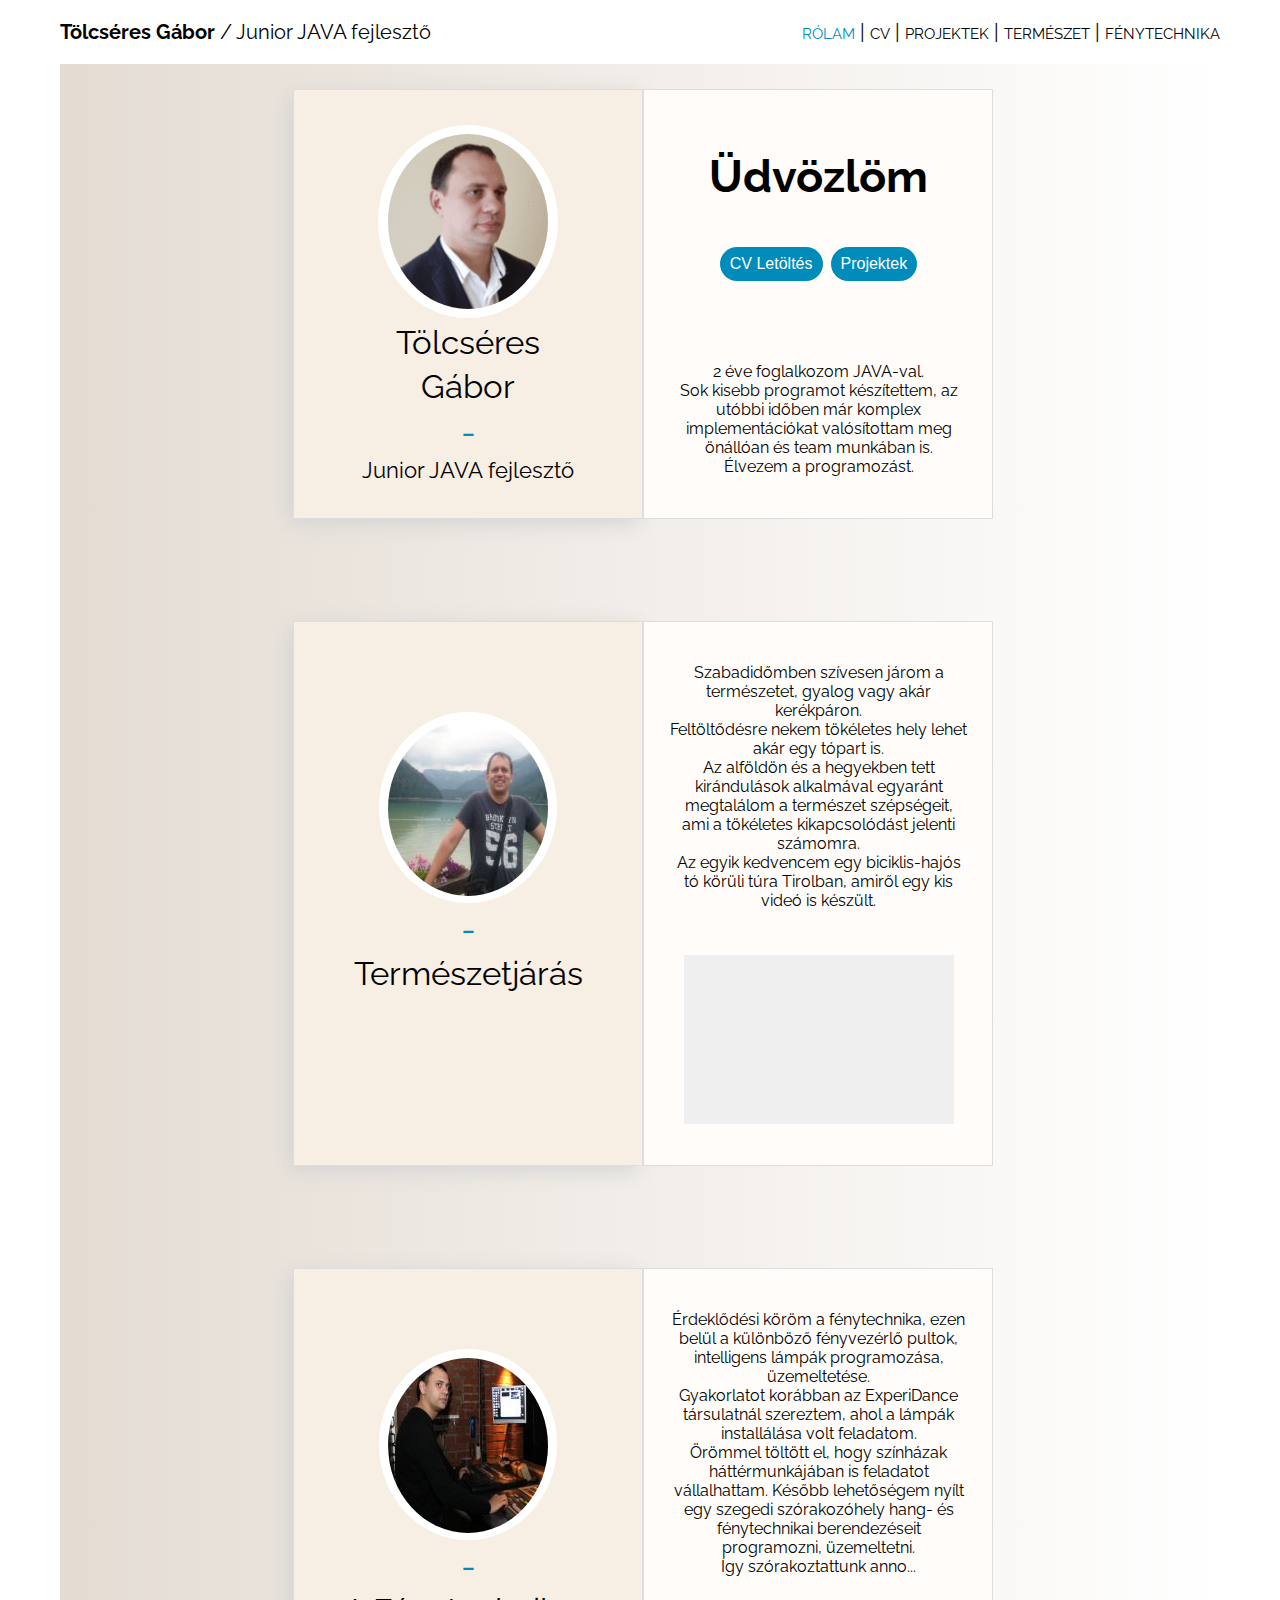
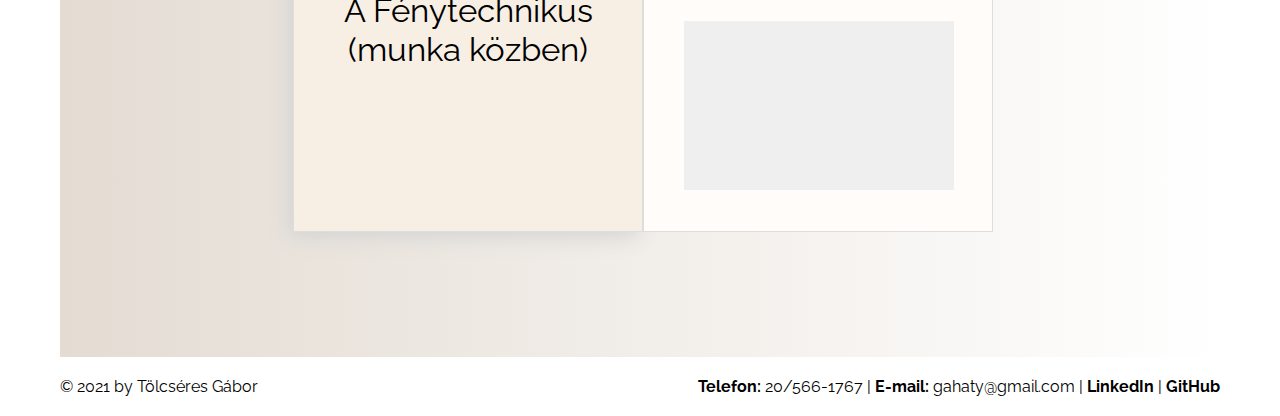
<file: index.html>
<!DOCTYPE html>
<html lang="hu">

<head>
    <meta charset="UTF-8">
    <meta name="viewport" content="width=device-width, initial-scale=1.0">
    <link rel="stylesheet" href="css/style.css" media="all">
    <script src="https://ajax.googleapis.com/ajax/libs/jquery/3.5.1/jquery.min.js"></script>
    <script>
        $(document).ready(function() {
            $('body').fadeIn(500);
            $('div.wrapper').fadeIn(500);
        });
    </script>
    <script src="https://player.vimeo.com/api/player.js"></script>
    <title>Tölcséres Gábor - Junior JAVA fejlesztő</title>
</head>

<body>
    <div class="wrapper">
        <header>
            <div class="left"><b>Tölcséres Gábor</b> / Junior JAVA fejlesztő</div>
            <div class="right">
                <a class="current" href="">RÓLAM</a><span> | </span>
                <a href="cv.html" target="_blank">CV</a><span> | </span>
                <a href="projects.html" target="_blank">PROJEKTEK</a><span> | </span>
                <a href="natur.html" target="_blank">TERMÉSZET</a><span> | </span>
                <a href="lighttech.html" target="_blank">FÉNYTECHNIKA</a>
            </div>
        </header>
        <div class="content">
            <nav>

            </nav>
            <main>
                <div class="boxes">
                    <div class="leftBoxCV">
                        <div class="circle">
                            <img src="pics/myPhoto.gif" alt="">
                        </div>
                        <p class="p1">Tölcséres</p>
                        <p class="p2">Gábor</p>
                        <p class="p3">-</p>
                        <p class="p4">Junior JAVA fejlesztő</p>
                    </div>
                    <div class="rightBox">
                        <p class="p1">Üdvözlöm</p>
                        <button class="buttonDownload"><a href="cv/tolcseres_gabor.pdf" target="_blank">CV Letöltés</a></button>
                        <button class="buttonProjects"><a href="projects.html">Projektek</a></button>
                        <p class="p2"></p>
                        <p class="p3">
                            2 éve foglalkozom JAVA-val.
                            <br>Sok kisebb programot készítettem, az utóbbi időben már komplex implementációkat valósítottam meg önállóan és team munkában is.
                            <br>Élvezem a programozást. </p>
                    </div>
                </div>
                <div class="boxes">
                    <div class="leftBox">
                        <div class="circle1">
                            <img src="pics/me.jpg" alt="">
                        </div>
                        <p class="p3">-</p>
                        <p class="p1">Természetjárás</p>
                    </div>
                    <div class="rightBox">
                        <p class="p2"></p>
                        <p class="p3">Szabadidőmben szívesen járom a természetet, gyalog vagy akár kerékpáron.<br>Feltöltődésre nekem tökéletes hely lehet akár egy tópart is.<br>Az alföldön és a hegyekben tett kirándulások alkalmával egyaránt megtalálom a természet
                            szépségeit, ami a tökéletes kikapcsolódást jelenti számomra.<br>Az egyik kedvencem egy biciklis-hajós tó körüli túra Tirolban, amiről egy kis videó is készült.
                        </p>
                        <button class="video"><iframe src="https://player.vimeo.com/video/112103257?title=0&byline=0&portrait=0" width="250" height="150" frameborder="0" allow="autoplay; fullscreen; picture-in-picture" allowfullscreen></iframe></button>
                    </div>
                </div>
                <div class="boxes">
                    <div class="leftBox">
                        <div class="circle2">
                            <img src="pics/me2.jpg" alt="">
                        </div>
                        <p class="p3">-</p>
                        <p class="p1">A Fénytechnikus (munka közben)</p>
                    </div>
                    <div class="rightBox">
                        <p class="p2"></p>
                        <p class="p3">Érdeklődési köröm a fénytechnika, ezen belül a különböző fényvezérlő pultok, intelligens lámpák programozása, üzemeltetése.<br>Gyakorlatot korábban az ExperiDance társulatnál szereztem, ahol a lámpák installálása volt feladatom.
                            <br>Örömmel töltött el, hogy színházak háttérmunkájában is feladatot vállalhattam. Később lehetőségem nyílt egy szegedi szórakozóhely hang- és fénytechnikai berendezéseit programozni, üzemeltetni.
                            <br>Így szórakoztattunk anno...
                        </p>

                        <button class="video"><iframe src="https://player.vimeo.com/video/33840274?title=0&byline=0&portrait=0" width="250" height="150" frameborder="0" allow="autoplay; fullscreen; picture-in-picture" allowfullscreen></iframe></button>
                    </div>
                </div>
            </main>
            <aside>

            </aside>
        </div>

        <footer>
            <div class="left">© 2021 by Tölcséres Gábor</div>
            <div class="right">
                <a href=""><b>Telefon:</b> 20/566-1767 |</a>
                <a href="mailto:gahaty@gmail.com"><b>E-mail:</b> gahaty@gmail.com |</a>
                <a href="https://www.linkedin.com/in/tolcseres-gabor-076035161/" target="_blank"><b>LinkedIn</b> |</a>
                <a href="https://github.com/gahaty?tab=repositories" target="_blank"><b>GitHub</b></a>
            </div>
        </footer>
    </div>
    </div>
</body>

</html>
</file>
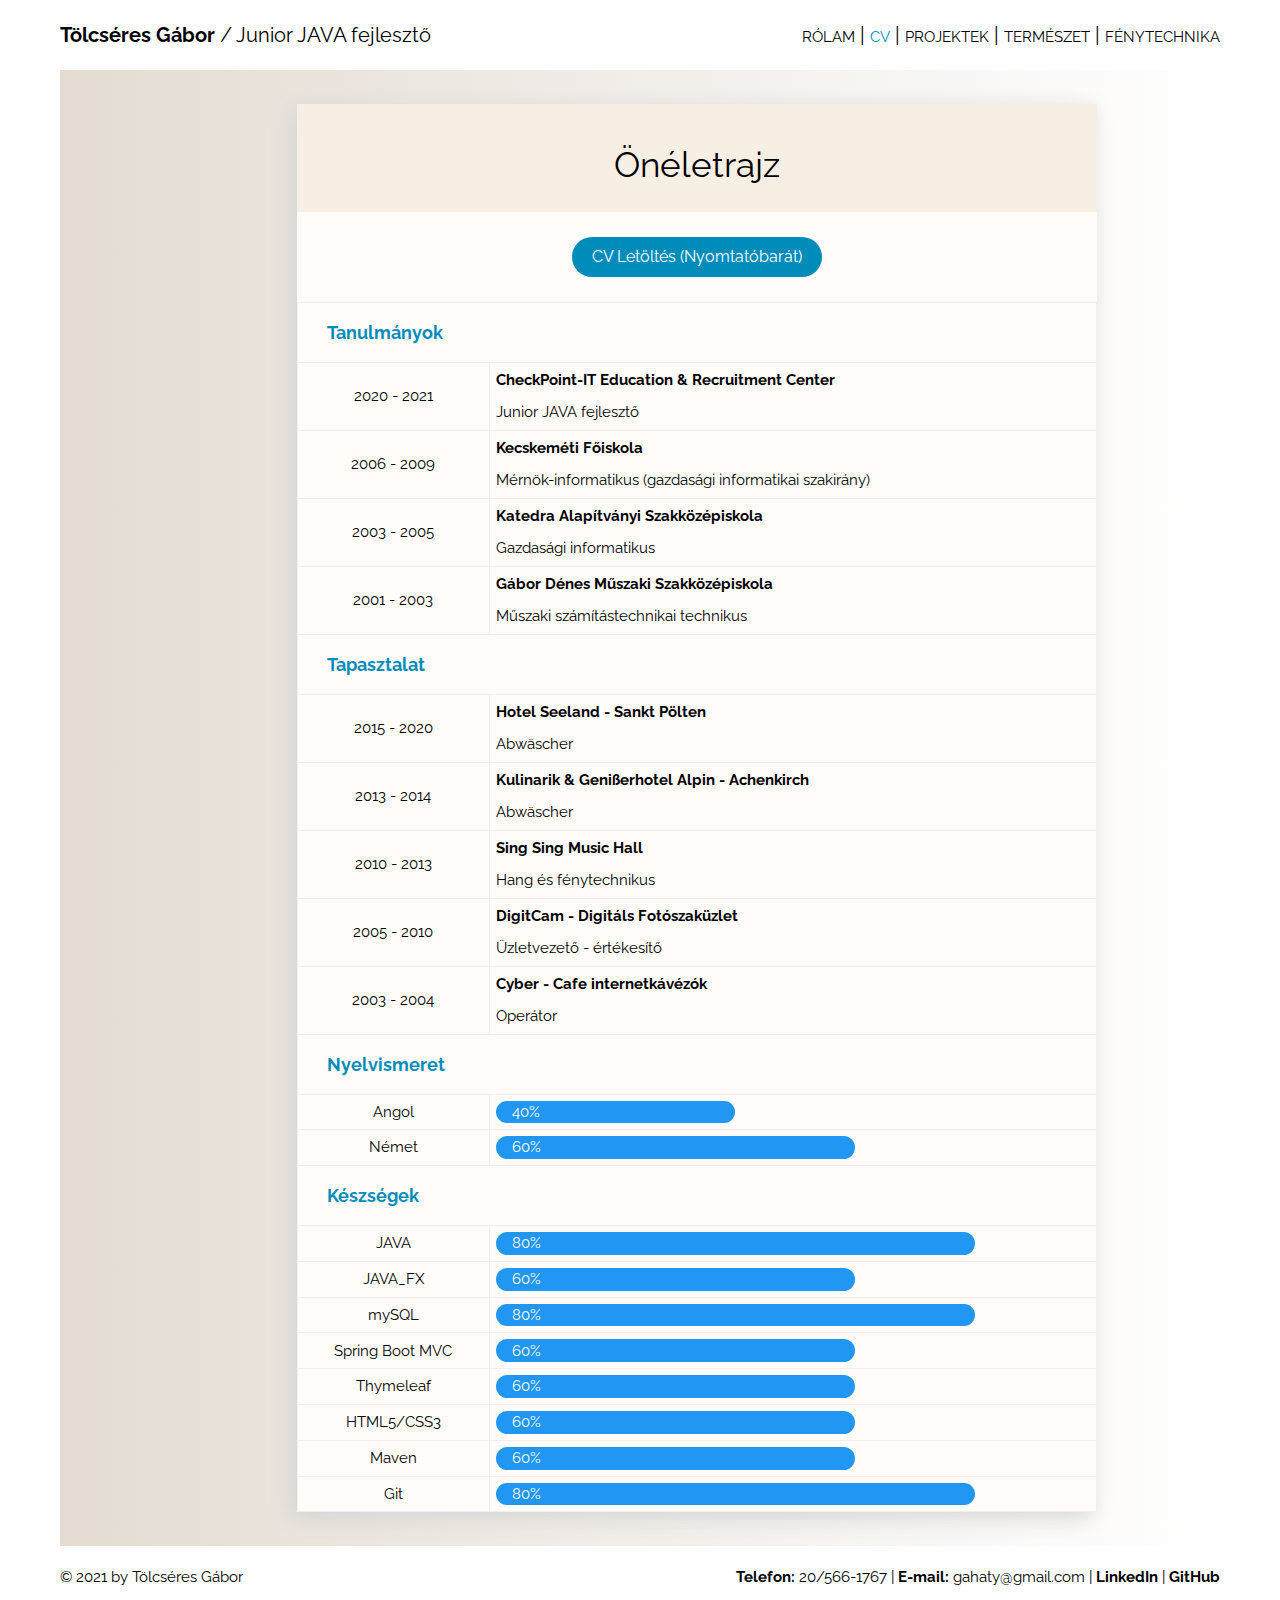
<file: cv.html>
<!DOCTYPE html>
<html lang="hu">

<head>
    <meta charset="UTF-8">
    <meta name="viewport" content="width=device-width, initial-scale=1.0">
    <link rel="stylesheet" href="https://www.w3schools.com/w3css/4/w3.css">
    <link rel="stylesheet" href="css/cv.css" media="all">
    <script src="https://ajax.googleapis.com/ajax/libs/jquery/3.5.1/jquery.min.js"></script>
    <script>
        $(document).ready(function() {
            //fading in 500ms
            $('body').fadeIn(500);
            $('div.wrapper').fadeIn(500);
            //get last position
            if (sessionStorage.getItem("cv") != null) {
                $(window).scrollTop(sessionStorage.getItem("cv"));
            }
            $(window).on("scroll", function() {
                sessionStorage.setItem("cv", $(window).scrollTop());
            });
        });
    </script>
    <title>Tölcséres Gábor - Junior JAVA fejlesztő</title>
</head>

<body>
    <div class="wrapper">
        <header>
            <div class="left"><b>Tölcséres Gábor</b> / Junior JAVA fejlesztő</div>
            <div class="right">
                <a href="index.html">RÓLAM</a><span> | </span>
                <a class="current">CV</a><span> | </span>
                <a href="projects.html" target="_blank">PROJEKTEK</a><span> | </span>
                <a href="natur.html" target="_blank">TERMÉSZET</a><span> | </span>
                <a href="lighttech.html" target="_blank">FÉNYTECHNIKA</a>
            </div>
        </header>
        <div class="content">
            <nav>

            </nav>
            <main>
                <div class="boxes">

                    <div class="rightBox">
                        <div class="CV">Önéletrajz</div>
                        <button class="buttonDownload"><a href="cv/tolcseres_gabor_ff.pdf" target="_blank">CV
                                Letöltés (Nyomtatóbarát)</a></button>
                        <table>
                            <tr>
                                <td colspan="3">
                                    <div class="activity"><b>Tanulmányok</b>
                                    </div>
                                </td>
                            </tr>
                            <tr>
                                <td class="year">2020 - 2021</td>
                                <td colspan="2">
                                    <div class="top"><b>CheckPoint-IT Education & Recruitment Center</b></div>
                                    <div class="bottom">
                                        <p>Junior JAVA fejlesztő</p>
                                    </div>
                                </td>
                            </tr>
                            <tr>
                                <td class="year">2006 - 2009</td>
                                <td colspan="2">
                                    <div class="top"><b>Kecskeméti Főiskola</b></div>
                                    <div class="bottom">
                                        <p>Mérnök-informatikus (gazdasági informatikai szakirány)</p>
                                    </div>
                                </td>
                            </tr>
                            <tr>
                                <td class="year">2003 - 2005</td>
                                <td colspan="2">
                                    <div class="top"><b>Katedra Alapítványi Szakközépiskola</b></div>
                                    <div class="bottom">
                                        <p>Gazdasági informatikus</p>
                                    </div>
                                </td>
                            </tr>
                            <tr>
                                <td class="year">2001 - 2003</td>
                                <td colspan="2">
                                    <div class="top"><b>Gábor Dénes Műszaki Szakközépiskola</b></div>
                                    <div class="bottom">
                                        <p>Műszaki számítástechnikai technikus</p>
                                    </div>
                                </td>
                            </tr>
                            <tr>
                                <td colspan="3">
                                    <div class="activity"><b>Tapasztalat</b>
                                    </div>
                                </td>
                            </tr>
                            <tr>
                                <td class="year">2015 - 2020</td>
                                <td colspan="2">
                                    <div class="top"><b>Hotel Seeland - Sankt Pölten</b></div>
                                    <div class="bottom">
                                        <p>Abwäscher</p>
                                    </div>
                                </td>
                            </tr>
                            <tr>
                                <td class="year">2013 - 2014</td>
                                <td colspan="2">
                                    <div class="top"><b>Kulinarik & Genißerhotel Alpin - Achenkirch</b></div>
                                    <div class="bottom">
                                        <p>Abwäscher</p>
                                    </div>
                                </td>
                            </tr>
                            <tr>
                                <td class="year">2010 - 2013</td>
                                <td colspan="2">
                                    <div class="top"><b>Sing Sing Music Hall</b></div>
                                    <div class="bottom">
                                        <p>Hang és fénytechnikus</p>
                                    </div>
                                </td>
                            </tr>
                            <tr>
                                <td class="year">2005 - 2010</td>
                                <td colspan="2">
                                    <div class="top"><b>DigitCam - Digitáls Fotószaküzlet</b></div>
                                    <div class="bottom">
                                        <p>Üzletvezető - értékesítő</p>
                                    </div>
                                </td>
                            </tr>
                            <tr>
                                <td class="year">2003 - 2004</td>
                                <td colspan="2">
                                    <div class="top"><b>Cyber - Cafe internetkávézók</b></div>
                                    <div class="bottom">
                                        <p>Operátor</p>
                                    </div>
                                </td>
                            </tr>
                            <tr>
                                <td colspan="3">
                                    <div class="activity"><b>Nyelvismeret</b>
                                    </div>
                                </td>
                            </tr>
                            <tr>
                                <td class="year">Angol</td>
                                <td colspan="2">
                                    <div class="top">

                                        <div class="w3-light-grey w3-round"></div>
                                        <div class="w3-container w3-blue w3-round-xlarge" style="width:40%">40%</div>
                                    </div>
                                </td>
                            </tr>
                            <tr>
                                <td class="year">Német</td>
                                <td colspan="2">
                                    <div class="top">
                                        <div class="w3-light-grey w3-round"></div>
                                        <div class="w3-container w3-blue w3-round-xlarge" style="width:60%">60%</div>
                                    </div>

                                </td>
                            </tr>
                            <tr>
                                <td colspan="3">
                                    <div class="activity"><b>Készségek</b>
                                    </div>
                                </td>
                            </tr>
                            <tr>
                                <td class="year">JAVA</td>
                                <td colspan="2">
                                    <div class="top">
                                        <div class="w3-light-grey w3-round"></div>
                                        <div class="w3-container w3-blue w3-round-xlarge" style="width:80%">80%</div>
                                    </div>
                                </td>
                            </tr>
                            <tr>
                                <td class="year">JAVA_FX</td>
                                <td colspan="2">
                                    <div class="top">
                                        <div class="w3-light-grey w3-round"></div>
                                        <div class="w3-container w3-blue w3-round-xlarge" style="width:60%">60%</div>
                                    </div>
                                </td>
                            </tr>
                            <tr>
                                <td class="year">mySQL</td>
                                <td colspan="2">
                                    <div class="top">
                                        <div class="w3-light-grey w3-round"></div>
                                        <div class="w3-container w3-blue w3-round-xlarge" style="width:80%">80%</div>
                                    </div>
                                </td>
                            </tr>
                            <tr>
                                <td class="year">Spring Boot MVC</td>
                                <td colspan="2">
                                    <div class="top">
                                        <div class="w3-light-grey w3-round"></div>
                                        <div class="w3-container w3-blue w3-round-xlarge" style="width:60%">60%</div>
                                    </div>
                                </td>
                            </tr>
                            <tr>
                                <td class="year">Thymeleaf</td>
                                <td colspan="2">
                                    <div class="top">
                                        <div class="w3-light-grey w3-round"></div>
                                        <div class="w3-container w3-blue w3-round-xlarge" style="width:60%">60%</div>
                                    </div>
                                </td>
                            </tr>
                            <tr>
                                <td class="year">HTML5/CSS3</td>
                                <td colspan="2">
                                    <div class="top">
                                        <div class="w3-light-grey w3-round"></div>
                                        <div class="w3-container w3-blue w3-round-xlarge" style="width:60%">60%</div>
                                    </div>
                                </td>
                            </tr>

                            <tr>
                                <td class="year">Maven</td>
                                <td colspan="2">
                                    <div class="top">
                                        <div class="w3-light-grey w3-round"></div>
                                        <div class="w3-container w3-blue w3-round-xlarge" style="width:60%">60%</div>
                                    </div>
                                </td>
                            </tr>
                            <tr>
                                <td class="year">Git</td>
                                <td colspan="2">
                                    <div class="top">
                                        <div class="w3-light-grey w3-round"></div>
                                        <div class="w3-container w3-blue w3-round-xlarge" style="width:80%">80%</div>
                                    </div>
                                </td>
                            </tr>
                        </table>
                    </div>
                </div>
            </main>
            <aside>
            </aside>
        </div>
        <footer>
            <div class="left">© 2021 by Tölcséres Gábor</div>
            <div class="right">
                <a href=""><b>Telefon:</b> 20/566-1767 |</a>
                <a href="mailto:gahaty@gmail.com"><b>E-mail:</b> gahaty@gmail.com |</a>
                <a href="https://www.linkedin.com/in/tolcseres-gabor-076035161/" target="_blank"><b>LinkedIn</b> |</a>
                <a href="https://github.com/gahaty?tab=repositories" target="_blank"><b>GitHub</b></a>
            </div>
        </footer>
    </div>
</body>

</html>
</file>
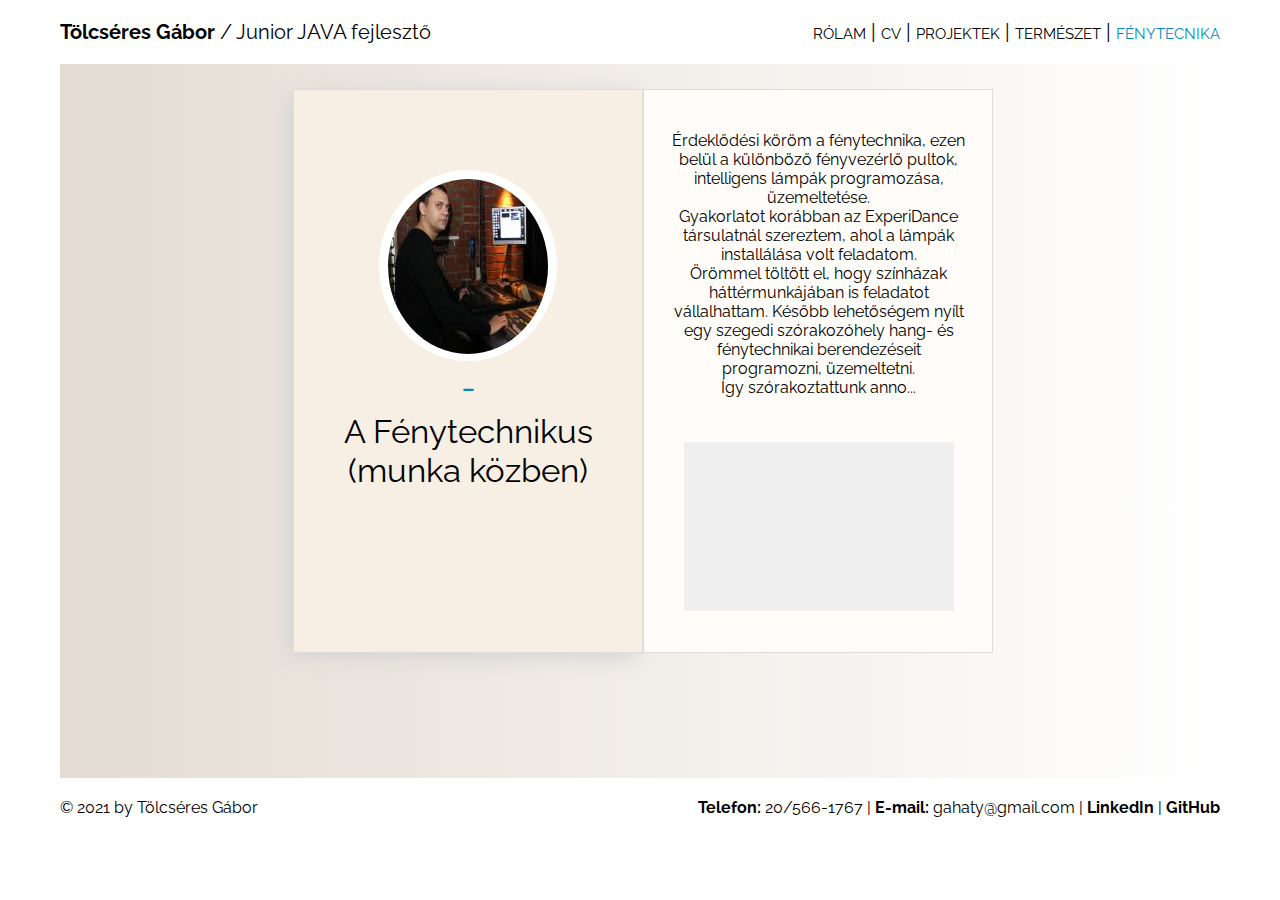
<file: lighttech.html>
<!DOCTYPE html>
<html lang="hu">

<head>
    <meta charset="UTF-8">
    <meta name="viewport" content="width=device-width, initial-scale=1.0">
    <link rel="stylesheet" href="css/lighttech.css" media="all">
    <script src="https://ajax.googleapis.com/ajax/libs/jquery/3.5.1/jquery.min.js"></script>
    <script>
        $(document).ready(function() {
            $('body').fadeIn(500);
            $('div.wrapper').fadeIn(500);
        });
    </script>
    <script src="https://player.vimeo.com/api/player.js"></script>
    <title>Tölcséres Gábor - Junior JAVA fejlesztő</title>
</head>

<body>
    <div class="wrapper">
        <header>
            <div class="left"><b>Tölcséres Gábor</b> / Junior JAVA fejlesztő</div>
            <div class="right">
                <a href="index.html">RÓLAM</a><span> | </span>
                <a href="cv.html" target="_blank">CV</a><span> | </span>
                <a href="projects.html" target="_blank">PROJEKTEK</a><span> | </span>
                <a href="natur.html" target="_blank">TERMÉSZET</a><span> | </span>
                <a class="current" href="">FÉNYTECNIKA</a>
            </div>
        </header>
        <div class="content">
            <nav>

            </nav>
            <main>
                <div class="boxes">
                    <div class="leftBox">
                        <div class="circle2">
                            <img src="pics/me2.jpg" alt="">
                        </div>
                        <p class="p3">-</p>
                        <p class="p1">A Fénytechnikus (munka közben)</p>
                    </div>
                    <div class="rightBox">
                        <p class="p2"></p>
                        <p class="p3">Érdeklődési köröm a fénytechnika, ezen belül a különböző fényvezérlő pultok, intelligens lámpák programozása, üzemeltetése.<br>Gyakorlatot korábban az ExperiDance társulatnál szereztem, ahol a lámpák installálása volt feladatom.
                            <br>Örömmel töltött el, hogy színházak háttérmunkájában is feladatot vállalhattam. Később lehetőségem nyílt egy szegedi szórakozóhely hang- és fénytechnikai berendezéseit programozni, üzemeltetni.
                            <br>Így szórakoztattunk anno...
                        </p>

                        <button class="video"><iframe src="https://player.vimeo.com/video/33840274?title=0&byline=0&portrait=0" width="250" height="150" frameborder="0" allow="autoplay; fullscreen; picture-in-picture" allowfullscreen></iframe></button>
                    </div>
                </div>

            </main>
            <aside>

            </aside>
        </div>

        <footer>
            <div class="left">© 2021 by Tölcséres Gábor</div>
            <div class="right">
                <a href=""><b>Telefon:</b> 20/566-1767 |</a>
                <a href="mailto:gahaty@gmail.com"><b>E-mail:</b> gahaty@gmail.com |</a>
                <a href="https://www.linkedin.com/in/tolcseres-gabor-076035161/" target="_blank"><b>LinkedIn</b> |</a>
                <a href="https://github.com/gahaty?tab=repositories" target="_blank"><b>GitHub</b></a>
            </div>
        </footer>
    </div>
    </div>
</body>

</html>
</file>
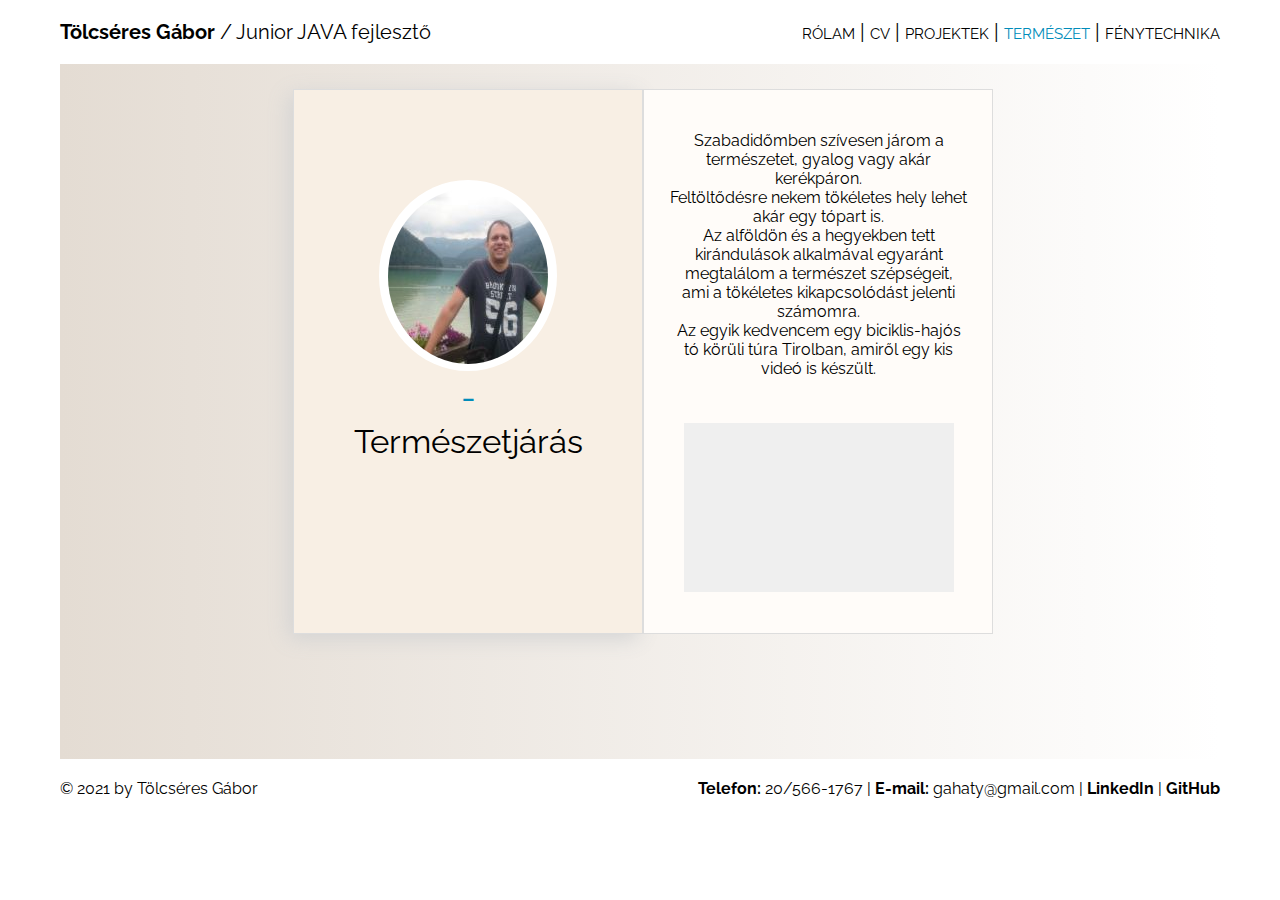
<file: natur.html>
<!DOCTYPE html>
<html lang="hu">

<head>
    <meta charset="UTF-8">
    <meta name="viewport" content="width=device-width, initial-scale=1.0">
    <link rel="stylesheet" href="css/natur.css" media="all">
    <script src="https://ajax.googleapis.com/ajax/libs/jquery/3.5.1/jquery.min.js"></script>
    <script>
        $(document).ready(function() {
            $('body').fadeIn(500);
            $('div.wrapper').fadeIn(500);
        });
    </script>
    <script src="https://player.vimeo.com/api/player.js"></script>
    <title>Tölcséres Gábor - Junior JAVA fejlesztő</title>
</head>

<body>
    <div class="wrapper">
        <header>
            <div class="left"><b>Tölcséres Gábor</b> / Junior JAVA fejlesztő</div>
            <div class="right">
                <a href="index.html">RÓLAM</a><span> | </span>
                <a href="cv.html" target="_blank">CV</a><span> | </span>
                <a href="projects.html" target="_blank">PROJEKTEK</a><span> | </span>
                <a class="current" href="">TERMÉSZET</a><span> | </span>
                <a href="lighttech.html" target="_blank">FÉNYTECHNIKA</a>
            </div>
        </header>
        <div class="content">
            <nav>

            </nav>
            <main>
                <div class="boxes">
                    <div class="leftBox">
                        <div class="circle1">
                            <img src="pics/me.jpg" alt="">
                        </div>
                        <p class="p3">-</p>
                        <p class="p1">Természetjárás</p>
                    </div>
                    <div class="rightBox">
                        <p class="p2"></p>
                        <p class="p3">Szabadidőmben szívesen járom a természetet, gyalog vagy akár kerékpáron.<br>Feltöltődésre nekem tökéletes hely lehet akár egy tópart is.<br>Az alföldön és a hegyekben tett kirándulások alkalmával egyaránt megtalálom a természet
                            szépségeit, ami a tökéletes kikapcsolódást jelenti számomra.<br>Az egyik kedvencem egy biciklis-hajós tó körüli túra Tirolban, amiről egy kis videó is készült.
                        </p>
                        <button class="video"><iframe src="https://player.vimeo.com/video/112103257?title=0&byline=0&portrait=0" width="250" height="150" frameborder="0" allow="autoplay; fullscreen; picture-in-picture" allowfullscreen></iframe></button>
                    </div>
                </div>

            </main>
            <aside>

            </aside>
        </div>

        <footer>
            <div class="left">© 2021 by Tölcséres Gábor</div>
            <div class="right">
                <a href=""><b>Telefon:</b> 20/566-1767 |</a>
                <a href="mailto:gahaty@gmail.com"><b>E-mail:</b> gahaty@gmail.com |</a>
                <a href="https://www.linkedin.com/in/tolcseres-gabor-076035161/" target="_blank"><b>LinkedIn</b> |</a>
                <a href="https://github.com/gahaty?tab=repositories" target="_blank"><b>GitHub</b></a>
            </div>
        </footer>
    </div>
    </div>
</body>

</html>
</file>
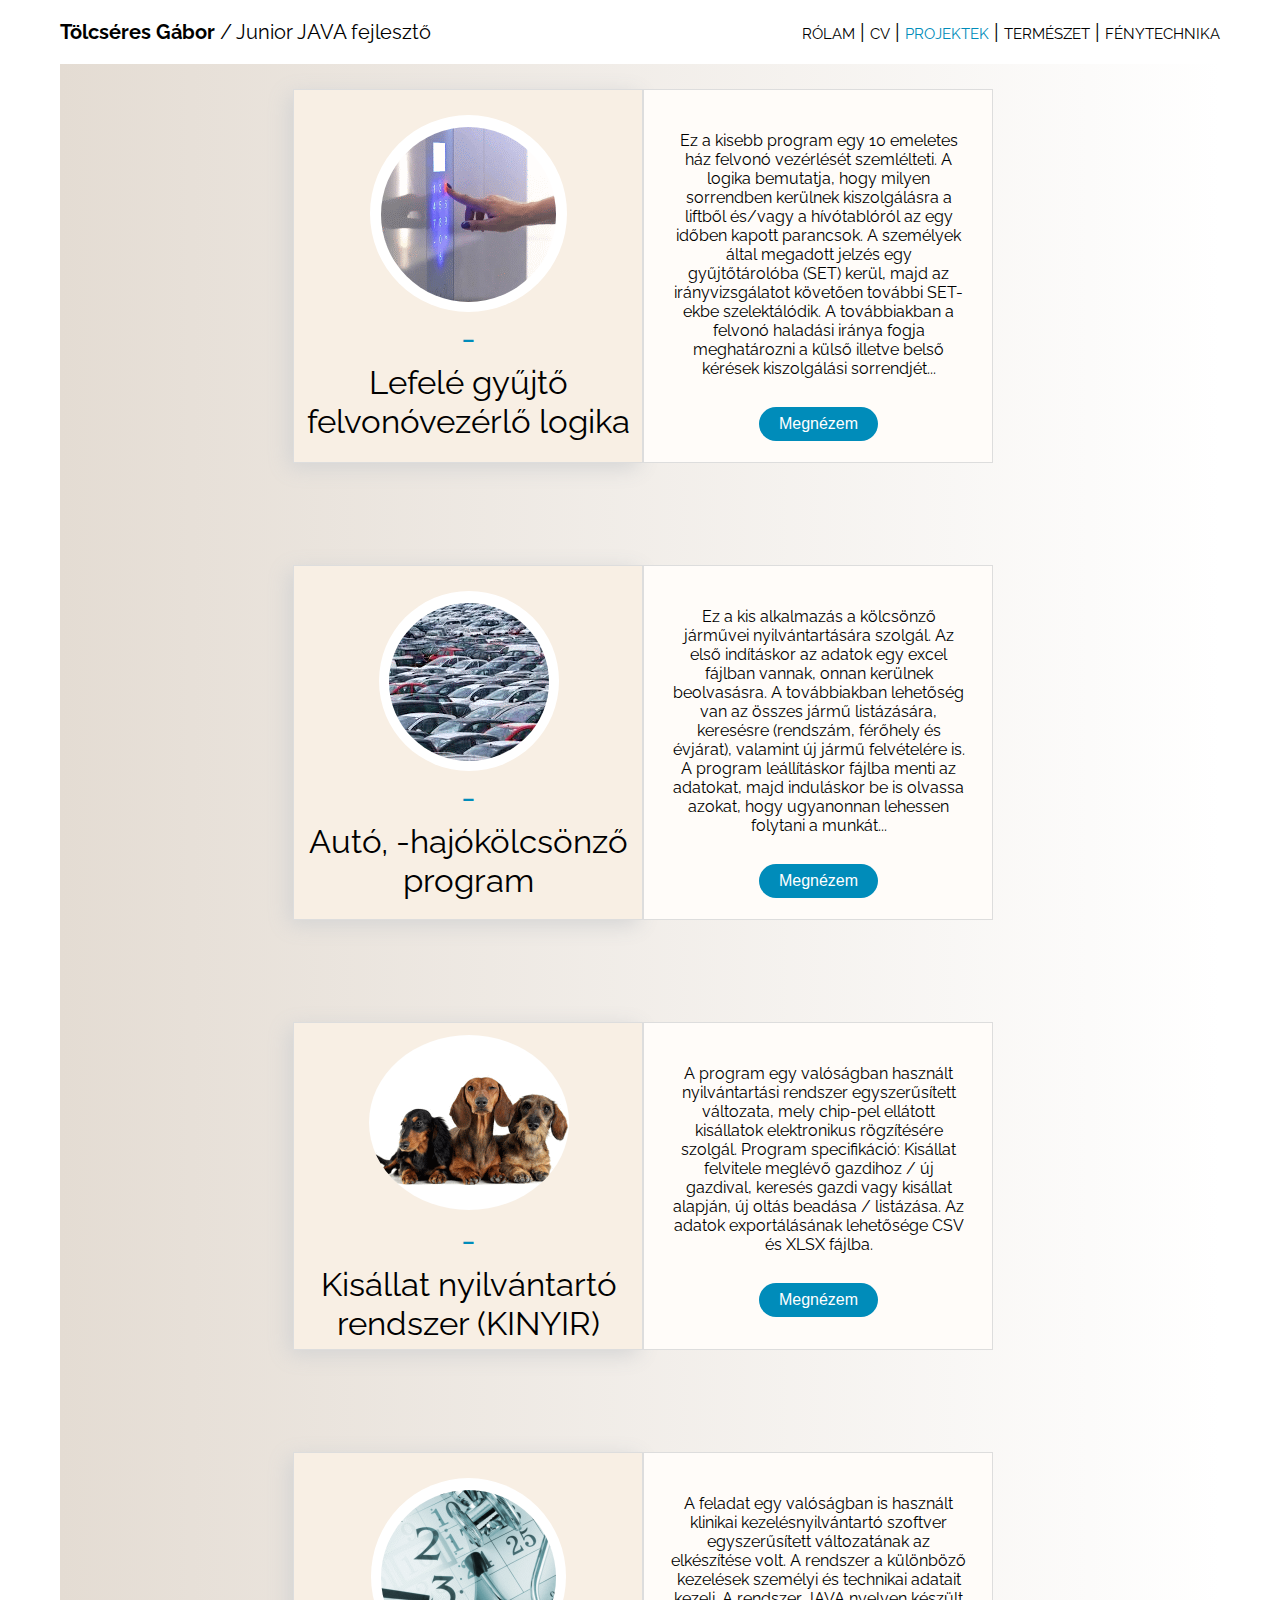
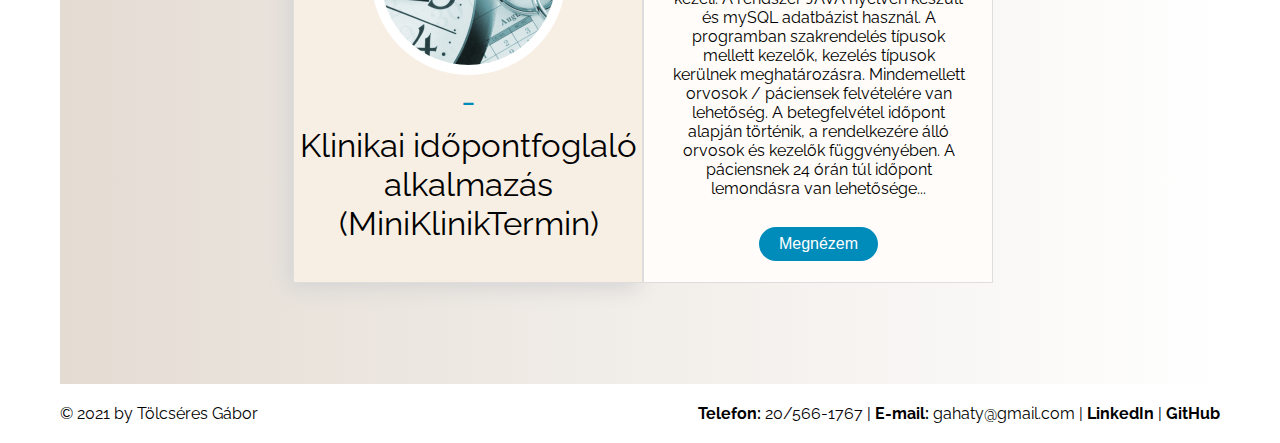
<file: projects.html>
<!DOCTYPE html>
<html lang="hu">

<head>
    <meta charset="UTF-8">
    <meta name="viewport" content="width=device-width, initial-scale=1.0">
    <link rel="stylesheet" href="css/projects.css" media="all">
    <script src="https://ajax.googleapis.com/ajax/libs/jquery/3.5.1/jquery.min.js"></script>
    <script>
        $(document).ready(function() {
            //fading in 500ms
            $('body').fadeIn(500);
            $('div.wrapper').fadeIn(500);
            //get last position
            if (sessionStorage.getItem("projects") != null) {
                $(window).scrollTop(sessionStorage.getItem("projects"));
            }
            $(window).on("scroll", function() {
                sessionStorage.setItem("projects", $(window).scrollTop());
            });
        });
    </script>
    <title>Tölcséres Gábor - Junior JAVA fejlesztő</title>
</head>

<body>
    <div class="wrapper">
        <header>
            <div class="left"><b>Tölcséres Gábor</b> / Junior JAVA fejlesztő</div>
            <div class="right">
                <a href="index.html">RÓLAM</a><span> | </span>
                <a href="cv.html" target="_blank">CV</a><span> | </span>
                <a class="current" href="">PROJEKTEK</a><span> | </span>
                <a href="natur.html" target="_blank">TERMÉSZET</a><span> | </span>
                <a href="lighttech.html" target="_blank">FÉNYTECHNIKA</a>
            </div>
        </header>
        <div class="content">
            <nav>

            </nav>
            <main>
                <div class="boxes">
                    <div class="leftBox">
                        <div class="circle1">
                            <img src="pics/elevator.gif" alt="">
                        </div>
                        <p class="p3">-</p>
                        <p class="p1">Lefelé gyűjtő felvonóvezérlő logika</p>

                    </div>
                    <div class="rightBox">
                        <p class="p2"></p>
                        <p class="p3">Ez a kisebb program egy 10 emeletes ház felvonó vezérlését szemlélteti. A logika bemutatja, hogy milyen sorrendben kerülnek kiszolgálásra a liftből és/vagy a hívótablóról az egy időben kapott parancsok. A személyek által megadott
                            jelzés egy gyűjtőtárolóba (SET) kerül, majd az irányvizsgálatot követően további SET-ekbe szelektálódik. A továbbiakban a felvonó haladási iránya fogja meghatározni a külső illetve belső kérések kiszolgálási sorrendjét...
                        </p>
                        <button class="buttonProjects"><a href="https://github.com/gahaty/elevatorController"
                                target="_blank">Megnézem</a></button>
                    </div>
                </div>
                <div class="boxes">
                    <div class="leftBox">
                        <div class="circle2">
                            <img src="pics/rent.gif" alt="">
                        </div>
                        <p class="p3">-</p>
                        <p class="p1">Autó, -hajókölcsönző program</p>

                    </div>
                    <div class="rightBox">
                        <p class="p2"></p>
                        <p class="p3">Ez a kis alkalmazás a kölcsönző járművei nyilvántartására szolgál. Az első indításkor az adatok egy excel fájlban vannak, onnan kerülnek beolvasásra. A továbbiakban lehetőség van az összes jármű listázására, keresésre (rendszám,
                            férőhely és évjárat), valamint új jármű felvételére is. A program leállításkor fájlba menti az adatokat, majd induláskor be is olvassa azokat, hogy ugyanonnan lehessen folytani a munkát...</p>
                        <button class="buttonProjects"><a href="https://github.com/gahaty/CarRental"
                                target="_blank">Megnézem</a></button>
                    </div>
                </div>
                <div class="boxes">
                    <div class="leftBox">
                        <img src="pics/animals.gif" alt="">
                        <p class="p3">-</p>
                        <p class="p1">Kisállat nyilvántartó rendszer (KINYIR)</p>

                    </div>
                    <div class="rightBox">
                        <p class="p2"></p>
                        <p class="p3">A program egy valóságban használt nyilvántartási rendszer egyszerűsített változata, mely chip-pel ellátott kisállatok elektronikus rögzítésére szolgál. Program specifikáció: Kisállat felvitele meglévő gazdihoz / új gazdival, keresés
                            gazdi vagy kisállat alapján, új oltás beadása / listázása. Az adatok exportálásának lehetősége CSV és XLSX fájlba.
                        </p>
                        <button class="buttonProjects"><a href="https://github.com/gahaty/JAVA2_RESZVIZSGA01"
                                target="_blank">Megnézem</a></button>
                    </div>
                </div>

                <div class="boxes">
                    <div class="leftBox">
                        <div class="circle4">
                            <img src="pics/time.gif" alt="">
                        </div>
                        <p class="p3">-</p>
                        <p class="p1">Klinikai időpontfoglaló alkalmazás (MiniKlinikTermin)</p>

                    </div>
                    <div class="rightBox">
                        <p class="p2"></p>
                        <p class="p3">A feladat egy valóságban is használt klinikai kezelésnyilvántartó szoftver egyszerűsített változatának az elkészítése volt. A rendszer a különböző kezelések személyi és technikai adatait kezeli. A rendszer JAVA nyelven készült
                            és mySQL adatbázist használ. A programban szakrendelés típusok mellett kezelők, kezelés típusok kerülnek meghatározásra. Mindemellett orvosok / páciensek felvételére van lehetőség. A betegfelvétel időpont alapján történik,
                            a rendelkezére álló orvosok és kezelők függvényében. A páciensnek 24 órán túl időpont lemondásra van lehetősége...
                        </p>
                        <button class="buttonProjects"><a href="https://github.com/gahaty/JAVA2_RESZVIZSGA02"
                                target="_blank">Megnézem</a></button>
                    </div>
                </div>
            </main>
            <aside>

            </aside>
        </div>
        <footer>
            <div class="left">© 2021 by Tölcséres Gábor</div>
            <div class="right">
                <a href=""><b>Telefon:</b> 20/566-1767 |</a>
                <a href="mailto:gahaty@gmail.com"><b>E-mail:</b> gahaty@gmail.com |</a>
                <a href="https://www.linkedin.com/in/tolcseres-gabor-076035161/" target="_blank"><b>LinkedIn</b> |</a>
                <a href="https://github.com/gahaty?tab=repositories" target="_blank"><b>GitHub</b></a>
            </div>
        </footer>
    </div>
</body>

</html>
</file>
<file: css/style.css>
@import url('https://fonts.googleapis.com/css2?family=Raleway&display=swap');
    * {
        box-sizing: border-box;
    }
    
    .wrapper {
        display: none;
    }
    
    body {
        display: none;
        margin: 0 auto;
        font-family: 'Raleway', sans-serif;
    }
    
    @media only screen and (max-width: 850px) {
        header .left {
            font-size: 0px;
            visibility: hidden;
        }
        header {
            display: flex;
            justify-content: center;
        }
    }
    
    header {
        padding: 20px 0;
        font-size: 20px;
    }
    
    header a {
        font-size: 15px;
        color: black;
    }
    
    header a:hover {
        color: #008CBA;
    }
    
    header a:active {
        color: #008CBA;
    }
    
    header .left {
        float: left;
    }
    
    header .right {
        float: right;
    }
    
    .content {
        background: rgb(228, 220, 211);
        background: linear-gradient(90deg, rgba(228, 220, 211) 0%, rgba(255, 255, 255, 1) 100%);
        padding: 24px 0px;
    }
    
    .wrapper {
        padding: 0 20px;
    }
    
    header::after,
    footer::after {
        content: "";
        clear: both;
        display: table;
    }
    
    footer {
        padding: 20px 0px;
    }
    
    footer a {
        color: black;
    }
    
    footer .left {
        float: left;
    }
    
    footer .right {
        float: right;
    }
    
    a:link {
        text-decoration: none;
    }
    
    .wrapper {
        max-width: 1200px;
        margin: 0 auto;
    }
    
    .content {
        display: flex;
        flex-flow: row nowrap;
        align-items: center;
    }
    
    nav {
        width: 20vw;
    }
    
    main {
        width: 70vw;
    }
    
    aside {
        width: 10vw;
    }
    
    .rightBox,
    .leftBoxCV,
    .leftBox {
        text-align: center;
        width: 350px;
        border: 1px solid #ddd;
        padding: 0px 0px 1px 1px;
    }
    
    .leftBox {
        text-align: center;
        width: 350px;
        border: 1px solid #ddd;
        padding: 0px 0px 1px 1px;
        background: rgb(248, 239, 228);
        box-shadow: -5px 5px 20px rgb(212, 212, 212);
        padding: 55px 0 25px 0;
    }
    
    .leftBoxCV {
        background: rgb(248, 239, 228);
        box-shadow: -5px 5px 20px rgb(212, 212, 212);
        padding: 0px 0 25px 0;
    }
    
    .rightBox {
        background: rgb(255, 252, 249);
    }
    
    .boxes {
        margin-bottom: 100px;
        display: flex;
        align-items: stretch;
        padding: 1px;
        flex-wrap: wrap;
    }
    
    img {
        margin-left: auto;
        margin-right: auto;
        margin-top: 9px;
        border-radius: 50%;
        max-width: 100%;
    }
    
    .circle {
        margin-top: 35px;
        margin-left: auto;
        margin-right: auto;
        width: 180px;
        height: 193px;
        border-radius: 50%;
        background: rgb(255, 255, 255);
    }
    
    .circle1 {
        margin-top: 35px;
        margin-left: auto;
        margin-right: auto;
        width: 178px;
        height: 191px;
        border-radius: 50%;
        background: rgb(255, 255, 255);
    }
    
    .circle2 {
        margin-top: 25px;
        margin-left: auto;
        margin-right: auto;
        width: 178px;
        height: 191px;
        border-radius: 50%;
        background: rgb(255, 255, 255);
    }
    
    .leftBoxCV .p1,
    .p2,
    .leftBox .p1,
    .p2 {
        margin: 5px;
        text-align: center;
        font: 33px Raleway;
    }
    
    .leftBoxCV .p3,
    .leftBox .p3 {
        text-align: center;
        margin: 5px;
        padding: 0px;
        font: 35px Raleway;
        color: #008CBA;
    }
    
    .leftBoxCV .p4,
    .leftBox .p4 {
        margin: 5px;
        font: 22px Raleway;
        text-align: center;
    }
    
    .rightBox .p1 {
        text-align: center;
        padding: 50px 0px 30px 0px;
        margin-top: 10px;
        margin-bottom: 10px;
        font: bold 45px Raleway;
    }
    
    .rightBox .p3 {
        padding: 25px;
    }
    
    .buttonDownload,
    .buttonProjects {
        background-color: #008CBA;
        border: none;
        border-radius: 35px;
        color: white;
        padding: 8px 10px;
        text-align: center;
        text-decoration: none;
        display: inline-block;
        font-size: 16px;
        margin: 4px 2px;
        margin-bottom: 40px;
        cursor: pointer;
    }
    
    .buttonDownload,
    .buttonProjects {
        outline: none;
        box-shadow: none;
    }
    
    a {
        color: rgb(255, 255, 255);
        text-decoration: none;
    }
    
    .video {
        padding: 8px 10px;
        margin: 4px 2px;
        margin-bottom: 40px;
        text-decoration: none;
        border: none;
        cursor: pointer;
    }
    
    .current {
        color: #008CBA;
    }
</file>
<file: css/cv.css>
@import url('https://fonts.googleapis.com/css2?family=Raleway&display=swap');
* {
    box-sizing: border-box;
}

.wrapper {
    display: none;
}

body {
    display: none;
    margin: 0 auto;
    font-family: 'Raleway', sans-serif;
}

@media only screen and (max-width: 850px) {
    header .left {
        font-size: 0px;
        visibility: hidden;
    }
    header {
        display: flex;
        justify-content: center;
    }
}

header {
    padding: 20px 0;
    font-size: 20px;
}

header a {
    font-size: 15px;
    color: black;
}

header a:hover {
    color: #008CBA;
}

header a:active {
    color: #008CBA;
}

header .left {
    float: left;
}

header .right {
    float: right;
}

.content {
    background: rgb(228, 220, 211);
    background: linear-gradient(90deg, rgba(228, 220, 211) 0%, rgba(255, 255, 255, 1) 100%);
    padding: 24px 0px;
}

.wrapper {
    padding: 0 20px;
}

header::after,
footer::after {
    content: "";
    clear: both;
    display: table;
}

footer {
    padding: 20px 0px;
}

footer a {
    color: black;
}

footer .left {
    float: left;
}

footer .right {
    float: right;
}

a:link {
    text-decoration: none;
}

.wrapper {
    max-width: 1200px;
    margin: 0 auto;
}

.content {
    display: flex;
    flex-flow: row nowrap;
    align-items: center;
}

nav {
    width: 20vw;
}

main {
    width: 70vw;
}

aside {
    width: 10vw;
}

.CV {
    display: flexbox;
    padding-top: 35px;
    padding-bottom: 20px;
    font-size: 35px;
    background: rgb(248, 239, 228);
}

.rightBox {
    background: rgb(255, 252, 249);
    box-shadow: -5px 5px 20px rgb(212, 212, 212);
    text-align: center;
    width: 800px;
    border: 0px solid #ddd;
}

.boxes {
    display: flex;
    align-items: center;
    padding: 10px;
    flex-wrap: wrap;
}

.boxes .p1 {
    text-align: center;
    padding: 30px 0px 30px 0px;
    margin-top: 10px;
    margin-bottom: 10px;
    font: bold 45px Raleway;
}

.boxes .p3 {
    padding: 25px;
}

.buttonDownload {
    background-color: #008CBA;
    border: none;
    border-radius: 35px;
    color: white;
    padding: 8px 20px;
    text-align: center;
    text-decoration: none;
    display: inline-block;
    font-size: 16px;
    margin: 4px 2px;
    cursor: pointer;
    margin-top: 25px;
    margin-bottom: 25px;
}

.buttonDownload {
    outline: none;
    box-shadow: none;
}

a {
    color: white;
    text-decoration: none;
}

table {
    border-collapse: collapse;
    width: 100%;
}

td {
    border: 1px solid #f0f0f0;
    text-align: left;
    align-items: center;
}

.year {
    text-align: center;
}

.top,
.bottom {
    padding-left: 5px;
    padding-top: 5px;
    padding-bottom: 5px;
}

.bottom p {
    margin: 0px;
}

.activity {
    color: #008CBA;
    font-size: larger;
    padding-left: 28px;
    padding-top: 15px;
    padding-bottom: 15px;
}

.current {
    color: #008CBA;
}
</file>
<file: css/lighttech.css>
@import url('https://fonts.googleapis.com/css2?family=Raleway&display=swap');
* {
    box-sizing: border-box;
}

.wrapper {
    display: none;
}

body {
    display: none;
    margin: 0 auto;
    font-family: 'Raleway', sans-serif;
}

@media only screen and (max-width: 850px) {
    header .left {
        font-size: 0px;
        visibility: hidden;
    }
    header {
        display: flex;
        justify-content: center;
    }
}

header {
    padding: 20px 0;
    font-size: 20px;
}

header a {
    font-size: 15px;
    color: black;
}

header a:hover {
    color: #008CBA;
}

header a:active {
    color: #008CBA;
}

header .left {
    float: left;
}

header .right {
    float: right;
}

.content {
    background: rgb(228, 220, 211);
    background: linear-gradient(90deg, rgba(228, 220, 211) 0%, rgba(255, 255, 255, 1) 100%);
    padding: 24px 0px;
}

.wrapper {
    padding: 0 20px;
}

header::after,
footer::after {
    content: "";
    clear: both;
    display: table;
}

footer {
    padding: 20px 0px;
}

footer a {
    color: black;
}

footer .left {
    float: left;
}

footer .right {
    float: right;
}

a:link {
    text-decoration: none;
}

.wrapper {
    max-width: 1200px;
    margin: 0 auto;
}

.content {
    display: flex;
    flex-flow: row nowrap;
    align-items: center;
}

nav {
    width: 20vw;
}

main {
    width: 70vw;
}

aside {
    width: 10vw;
}

.rightBox,
.leftBox {
    text-align: center;
    width: 350px;
    border: 1px solid #ddd;
    padding: 0px 0px 1px 1px;
}

.leftBox {
    text-align: center;
    width: 350px;
    border: 1px solid #ddd;
    padding: 0px 0px 1px 1px;
    background: rgb(248, 239, 228);
    box-shadow: -5px 5px 20px rgb(212, 212, 212);
    padding: 55px 0 25px 0;
}

.rightBox {
    background: rgb(255, 252, 249);
}

.boxes {
    margin-bottom: 100px;
    display: flex;
    align-items: stretch;
    padding: 1px;
    flex-wrap: wrap;
}

img {
    margin-left: auto;
    margin-right: auto;
    margin-top: 9px;
    border-radius: 50%;
    max-width: 100%;
}

.circle2 {
    margin-top: 25px;
    margin-left: auto;
    margin-right: auto;
    width: 178px;
    height: 191px;
    border-radius: 50%;
    background: rgb(255, 255, 255);
}

.leftBox .p1,
.p2 {
    margin: 5px;
    text-align: center;
    font: 33px Raleway;
}

.leftBox .p3 {
    text-align: center;
    margin: 5px;
    padding: 0px;
    font: 35px Raleway;
    color: #008CBA;
}

.leftBox .p4 {
    margin: 5px;
    font: 22px Raleway;
    text-align: center;
}

.rightBox .p1 {
    text-align: center;
    padding: 50px 0px 30px 0px;
    margin-top: 10px;
    margin-bottom: 10px;
    font: bold 45px Raleway;
}

.rightBox .p3 {
    padding: 25px;
}

a {
    color: rgb(255, 255, 255);
    text-decoration: none;
}

.video {
    padding: 8px 10px;
    margin: 4px 2px;
    margin-bottom: 40px;
    text-decoration: none;
    border: none;
    cursor: pointer;
}

.current {
    color: #008CBA;
}
</file>
<file: css/natur.css>
@import url('https://fonts.googleapis.com/css2?family=Raleway&display=swap');
    * {
        box-sizing: border-box;
    }
    
    .wrapper {
        display: none;
    }
    
    body {
        display: none;
        margin: 0 auto;
        font-family: 'Raleway', sans-serif;
    }
    
    @media only screen and (max-width: 850px) {
        header .left {
            font-size: 0px;
            visibility: hidden;
        }
        header {
            display: flex;
            justify-content: center;
        }
    }
    
    header {
        padding: 20px 0;
        font-size: 20px;
    }
    
    header a {
        font-size: 15px;
        color: black;
    }
    
    header a:hover {
        color: #008CBA;
    }
    
    header a:active {
        color: #008CBA;
    }
    
    header .left {
        float: left;
    }
    
    header .right {
        float: right;
    }
    
    .content {
        background: rgb(228, 220, 211);
        background: linear-gradient(90deg, rgba(228, 220, 211) 0%, rgba(255, 255, 255, 1) 100%);
        padding: 24px 0px;
    }
    
    .wrapper {
        padding: 0 20px;
    }
    
    header::after,
    footer::after {
        content: "";
        clear: both;
        display: table;
    }
    
    footer {
        padding: 20px 0px;
    }
    
    footer a {
        color: black;
    }
    
    footer .left {
        float: left;
    }
    
    footer .right {
        float: right;
    }
    
    a:link {
        text-decoration: none;
    }
    
    .wrapper {
        max-width: 1200px;
        margin: 0 auto;
    }
    
    .content {
        display: flex;
        flex-flow: row nowrap;
        align-items: center;
    }
    
    nav {
        width: 20vw;
    }
    
    main {
        width: 70vw;
    }
    
    aside {
        width: 10vw;
    }
    
    .rightBox,
    .leftBox {
        text-align: center;
        width: 350px;
        border: 1px solid #ddd;
        padding: 0px 0px 1px 1px;
    }
    
    .leftBox {
        text-align: center;
        width: 350px;
        border: 1px solid #ddd;
        padding: 0px 0px 1px 1px;
        background: rgb(248, 239, 228);
        box-shadow: -5px 5px 20px rgb(212, 212, 212);
        padding: 55px 0 25px 0;
    }
    
    .rightBox {
        background: rgb(255, 252, 249);
    }
    
    .boxes {
        margin-bottom: 100px;
        display: flex;
        align-items: stretch;
        padding: 1px;
        flex-wrap: wrap;
    }
    
    img {
        margin-left: auto;
        margin-right: auto;
        margin-top: 9px;
        border-radius: 50%;
        max-width: 100%;
    }
    
    .circle1 {
        margin-top: 35px;
        margin-left: auto;
        margin-right: auto;
        width: 178px;
        height: 191px;
        border-radius: 50%;
        background: rgb(255, 255, 255);
    }
    
    .leftBox .p1,
    .p2 {
        margin: 5px;
        text-align: center;
        font: 33px Raleway;
    }
    
    .leftBox .p3 {
        text-align: center;
        margin: 5px;
        padding: 0px;
        font: 35px Raleway;
        color: #008CBA;
    }
    
    .leftBox .p4 {
        margin: 5px;
        font: 22px Raleway;
        text-align: center;
    }
    
    .rightBox .p1 {
        text-align: center;
        padding: 50px 0px 30px 0px;
        margin-top: 10px;
        margin-bottom: 10px;
        font: bold 45px Raleway;
    }
    
    .rightBox .p3 {
        padding: 25px;
    }
    
    a {
        color: rgb(255, 255, 255);
        text-decoration: none;
    }
    
    .video {
        padding: 8px 10px;
        margin: 4px 2px;
        margin-bottom: 40px;
        text-decoration: none;
        border: none;
        cursor: pointer;
    }
    
    .current {
        color: #008CBA;
    }
</file>
<file: css/projects.css>
@import url('https://fonts.googleapis.com/css2?family=Raleway&display=swap');
* {
    box-sizing: border-box;
}

.wrapper {
    display: none;
}

body {
    display: none;
    margin: 0 auto;
    font-family: 'Raleway', sans-serif;
}

@media only screen and (max-width: 850px) {
    header .left {
        font-size: 0px;
        visibility: hidden;
    }
    header {
        display: flex;
        justify-content: center;
    }
}

header {
    padding: 20px 0;
    font-size: 20px;
}

header a {
    font-size: 15px;
    color: black;
}

header a:hover {
    color: #008CBA;
}

header a:active {
    color: #008CBA;
}

header .left {
    float: left;
}

header .right {
    float: right;
}

.content {
    background: rgb(228, 220, 211);
    background: linear-gradient(90deg, rgba(228, 220, 211) 0%, rgba(255, 255, 255, 1) 100%);
    padding: 24px 0px;
    padding-bottom: 0px;
}

.wrapper {
    padding: 0 20px;
}

header::after,
footer::after {
    content: "";
    clear: both;
    display: table;
}

footer {
    padding: 20px 0px;
}

footer a {
    color: black;
}

footer .left {
    float: left;
}

footer .right {
    float: right;
}

a:link {
    text-decoration: none;
}

.wrapper {
    max-width: 1200px;
    margin: 0 auto;
}

.content {
    display: flex;
    flex-flow: row nowrap;
    align-items: center;
}

nav {
    width: 20vw;
}

main {
    width: 70vw;
}

aside {
    width: 10vw;
}

.rightBox,
.leftBox {
    text-align: center;
    width: 350px;
    border: 1px solid #ddd;
    padding: 0px 0px 1px 1px;
}

.leftBox {
    background: rgb(248, 239, 228);
    box-shadow: -5px 5px 20px rgb(212, 212, 212);
}

.rightBox {
    background: rgb(255, 252, 249);
}

.boxes {
    margin-bottom: 100px;
    display: flex;
    align-items: stretch;
    padding: 1px;
    flex-wrap: wrap;
}

img {
    margin-top: 12px;
    border-radius: 50%;
}

.circle1 {
    margin-top: 25px;
    margin-left: auto;
    margin-right: auto;
    width: 197px;
    height: 197px;
    border-radius: 50%;
    background: rgb(255, 255, 255);
}

.circle2 {
    margin-top: 25px;
    margin-left: auto;
    margin-right: auto;
    width: 180px;
    height: 180px;
    border-radius: 50%;
    background: rgb(255, 255, 255);
}

.circle4 {
    margin-top: 25px;
    margin-left: auto;
    margin-right: auto;
    width: 195px;
    height: 197px;
    border-radius: 50%;
    background: rgb(255, 255, 255);
}

.leftBox .p1,
.p2 {
    margin: 5px;
    text-align: center;
    font: 33px Raleway;
}

.leftBox .p3 {
    text-align: center;
    margin: 5px;
    padding: 0px;
    font: 35px Raleway;
    color: #008CBA;
}

.rightBox .p1 {
    text-align: center;
    padding: 30px 0px 30px 0px;
    margin-top: 10px;
    margin-bottom: 10px;
    font: bold 35px Raleway;
}

.rightBox .p3 {
    padding: 25px;
    margin-bottom: 0px;
}

.buttonProjects {
    background-color: #008CBA;
    border: none;
    border-radius: 35px;
    color: white;
    text-align: center;
    text-decoration: none;
    display: inline-block;
    font-size: 16px;
    margin: 4px 2px;
    margin-bottom: 20px;
    padding: 8px 20px;
    cursor: pointer;
    outline: none;
    box-shadow: none;
}

.button {
    outline: none;
    box-shadow: none;
}

a {
    color: white;
    text-decoration: none;
}

.current {
    color: #008CBA;
}
</file>
